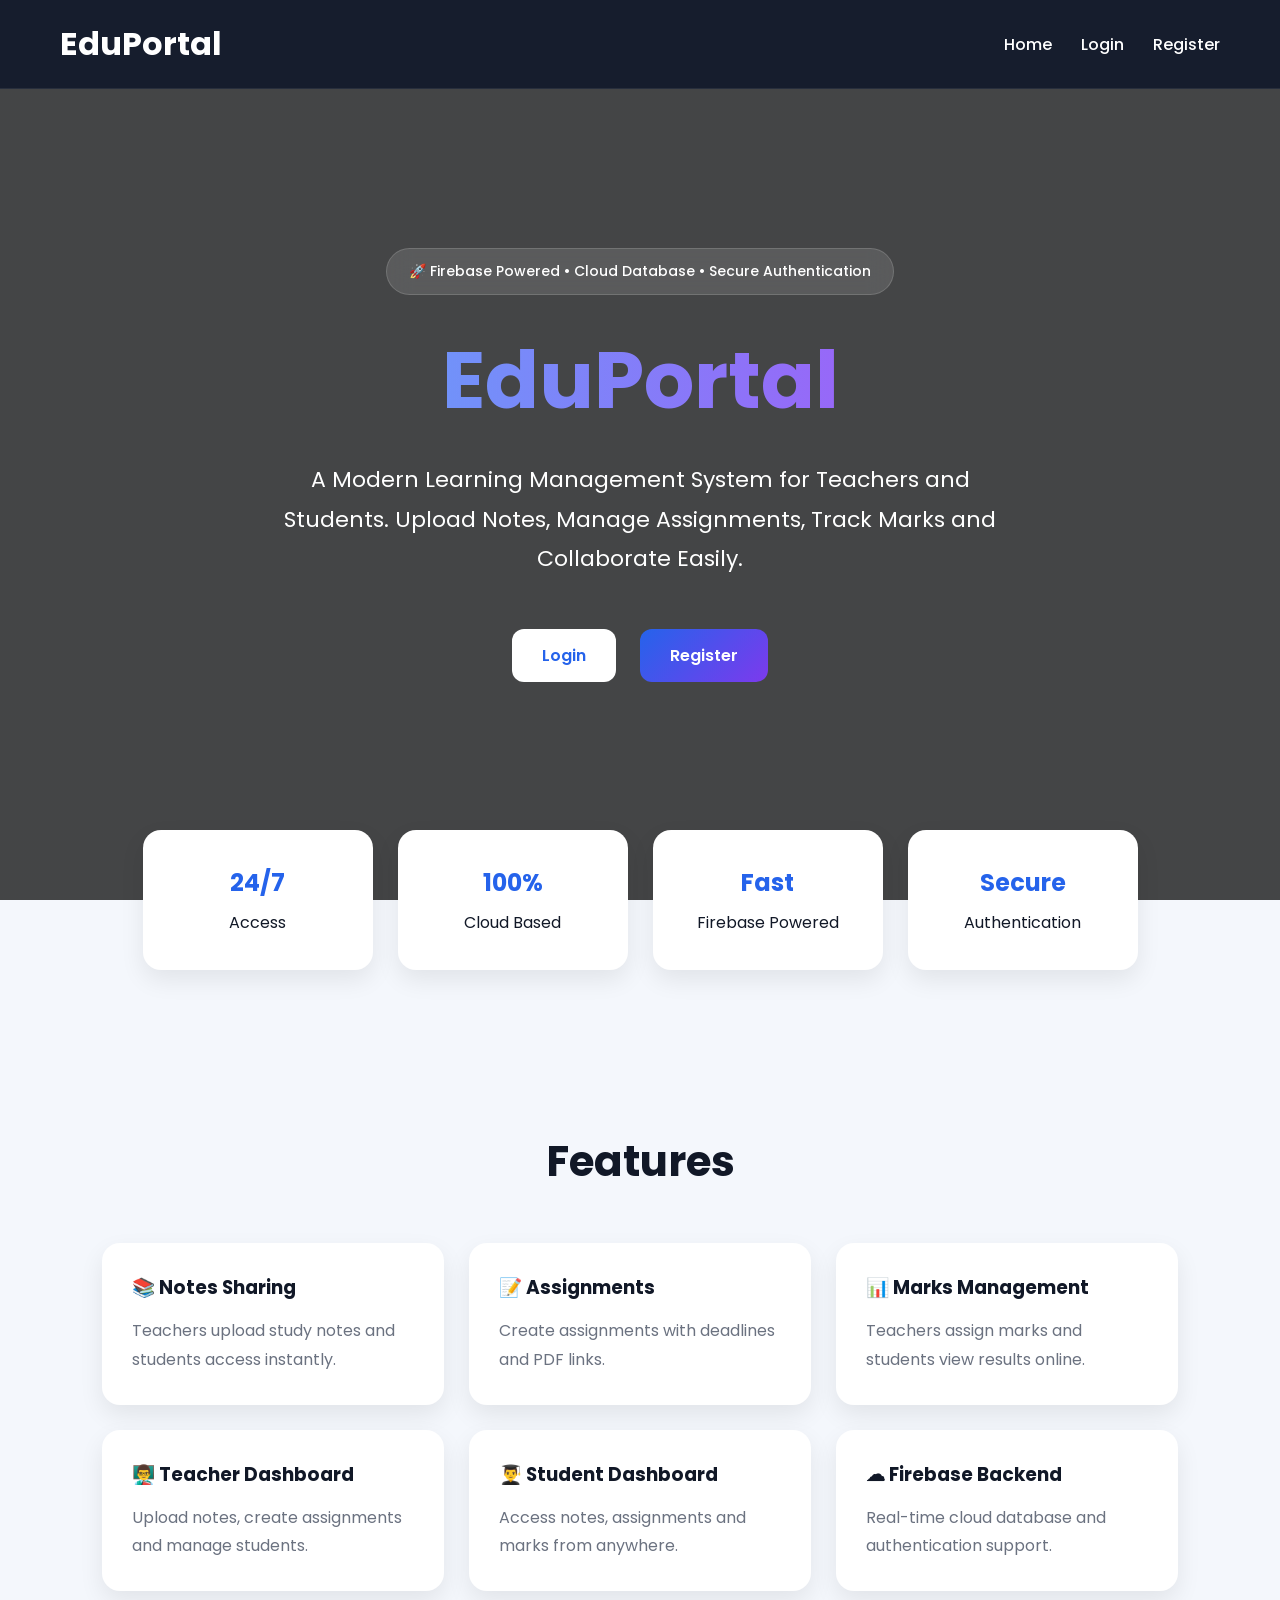
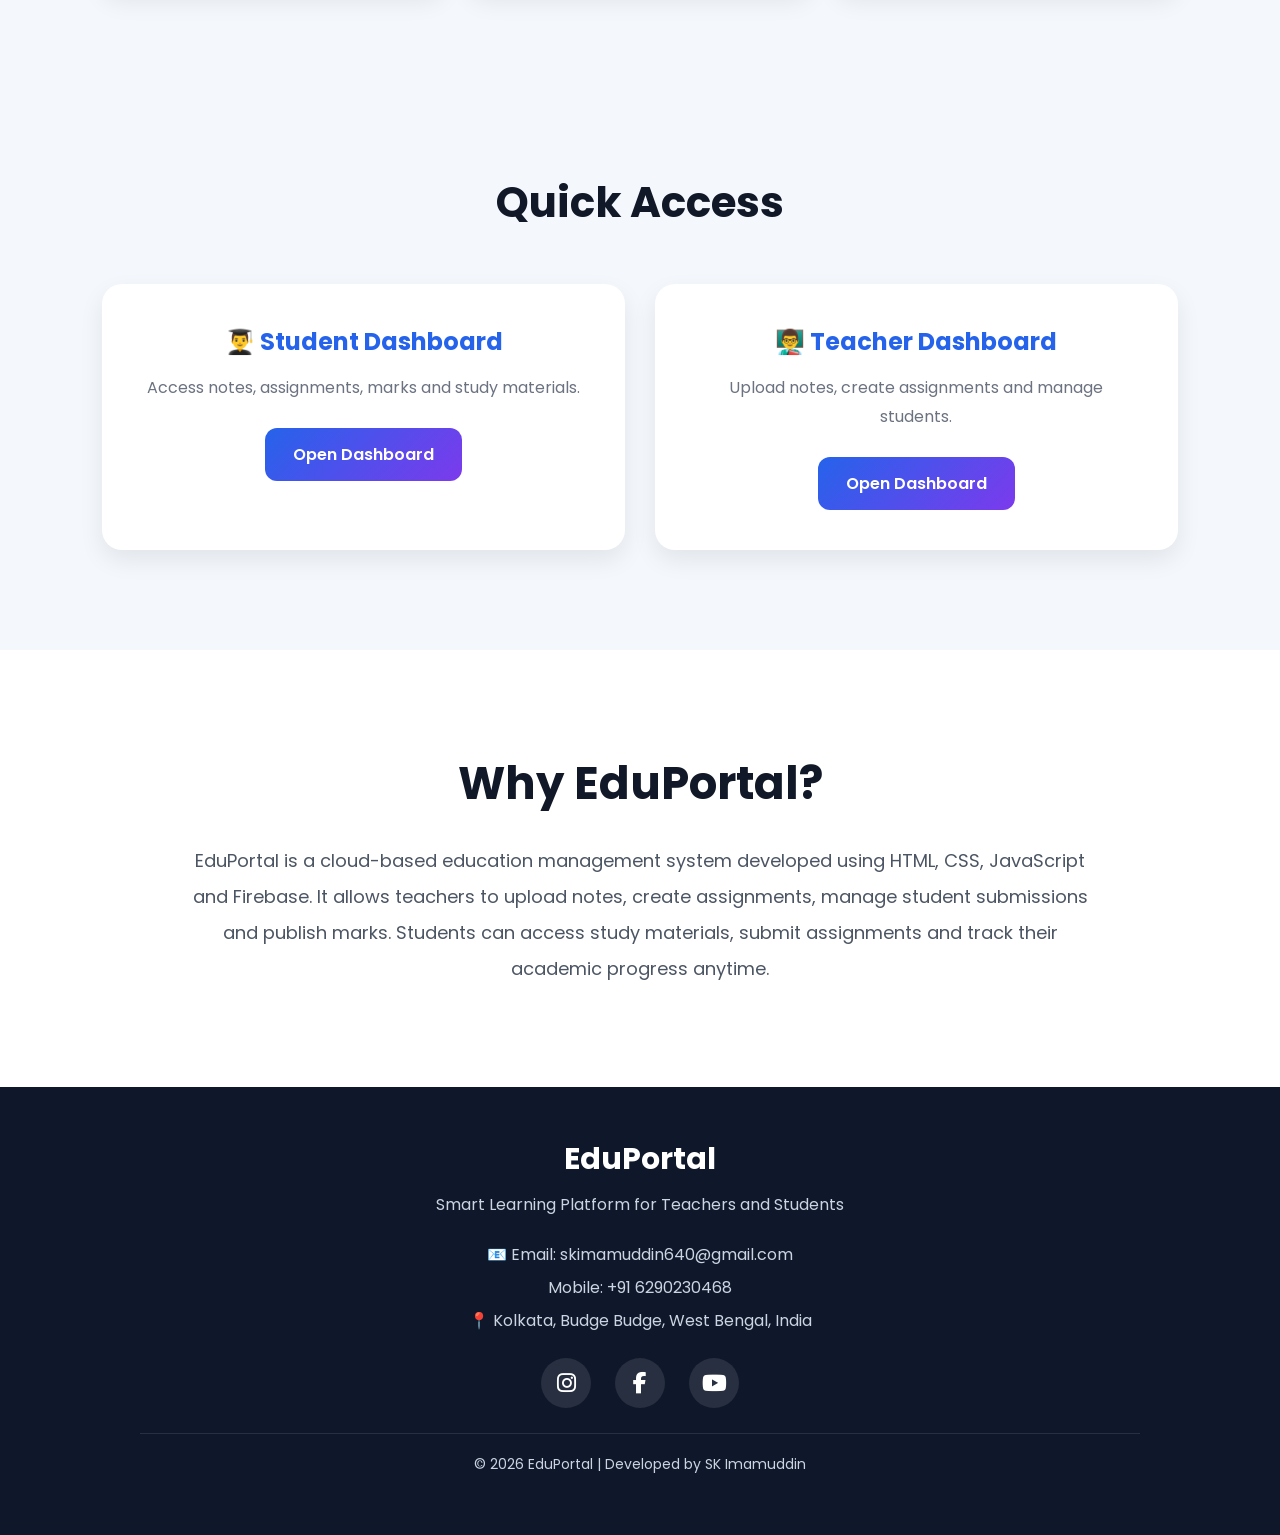
<file: index.html>
<!DOCTYPE html>
<html lang="en">

<head>

<meta charset="UTF-8">
<meta name="viewport" content="width=device-width, initial-scale=1.0">

<title>EduPortal</title>

<link rel="stylesheet" href="css/style.css">

<link rel="stylesheet"
href="https://cdnjs.cloudflare.com/ajax/libs/font-awesome/6.5.1/css/all.min.css">

<link rel="preconnect" href="https://fonts.googleapis.com">

<link rel="preconnect" href="https://fonts.gstatic.com" crossorigin>

<link href="https://fonts.googleapis.com/css2?family=Poppins:wght@300;400;500;600;700&display=swap" rel="stylesheet">

</head>

<body>

<!-- Navbar -->

<nav>

    <div class="logo">
        EduPortal
    </div>

    <div class="nav-links">

        <a href="index.html">Home</a>

        <a href="login.html">Login</a>

        <a href="register.html">Register</a>

    </div>

</nav>

<!-- Hero -->

<section class="hero">

    <div class="hero-content">

        <div class="hero-badge">
            🚀 Firebase Powered • Cloud Database • Secure Authentication
        </div>

        <h1>
            EduPortal
        </h1>

        <p>

            A Modern Learning Management System
            for Teachers and Students.

            Upload Notes, Manage Assignments,
            Track Marks and Collaborate Easily.

        </p>

        <div class="hero-buttons">

            <a href="login.html" class="btn">
                Login
            </a>

            <a href="register.html" class="btn btn2">
                Register
            </a>

        </div>

    </div>

</section>

<!-- Stats -->

<section class="stats">

    <div class="stat-box">

        <h2>24/7</h2>

        <p>Access</p>

    </div>

    <div class="stat-box">

        <h2>100%</h2>

        <p>Cloud Based</p>

    </div>

    <div class="stat-box">

        <h2>Fast</h2>

        <p>Firebase Powered</p>

    </div>

    <div class="stat-box">

        <h2>Secure</h2>

        <p>Authentication</p>

    </div>

</section>

<!-- Features -->

<section class="features">

    <h2 class="section-title">

        Features

    </h2>

    <div class="cards">

        <div class="card">

            <h3>📚 Notes Sharing</h3>

            <p>
                Teachers upload study notes and
                students access instantly.
            </p>

        </div>

        <div class="card">

            <h3>📝 Assignments</h3>

            <p>
                Create assignments with deadlines
                and PDF links.
            </p>

        </div>

        <div class="card">

            <h3>📊 Marks Management</h3>

            <p>
                Teachers assign marks and
                students view results online.
            </p>

        </div>

        <div class="card">

            <h3>👨‍🏫 Teacher Dashboard</h3>

            <p>
                Upload notes, create assignments
                and manage students.
            </p>

        </div>

        <div class="card">

            <h3>👨‍🎓 Student Dashboard</h3>

            <p>
                Access notes, assignments
                and marks from anywhere.
            </p>

        </div>

        <div class="card">

            <h3>☁ Firebase Backend</h3>

            <p>
                Real-time cloud database
                and authentication support.
            </p>

        </div>

    </div>

</section>

<!-- Quick Access -->

<section class="quick-access">

    <h2 class="section-title">

        Quick Access

    </h2>

    <div class="quick-grid">

        <div class="quick-card">

            <h3>
                👨‍🎓 Student Dashboard
            </h3>

            <p>

                Access notes, assignments,
                marks and study materials.

            </p>

            <a href="login.html" class="quick-btn">

                Open Dashboard

            </a>

        </div>

        <div class="quick-card">

            <h3>
                👨‍🏫 Teacher Dashboard
            </h3>

            <p>

                Upload notes, create assignments
                and manage students.

            </p>

            <a href="login.html" class="quick-btn">

                Open Dashboard

            </a>

        </div>

    </div>

</section>

<!-- About -->

<section class="about">

    <h2>

        Why EduPortal?

    </h2>

    <p>

        EduPortal is a cloud-based education
        management system developed using
        HTML, CSS, JavaScript and Firebase.

        It allows teachers to upload notes,
        create assignments, manage student
        submissions and publish marks.

        Students can access study materials,
        submit assignments and track their
        academic progress anytime.

    </p>

</section>

<!-- Footer -->

<footer>

    <div class="footer-content">

        <h3>
            EduPortal
        </h3>

        <p>

            Smart Learning Platform
            for Teachers and Students

        </p>

        <div class="contact-info">

            <p>
                📧 Email:
                skimamuddin640@gmail.com
            </p>
            
            <p>
                Mobile: +91 6290230468
            </p>

            <p>
                📍 Kolkata, Budge Budge, West Bengal, India
            </p>

        </div>

        <div class="social-links">

            <a href="https://www.instagram.com/imam_the_legend_02?igsh=MTN5MnBkejRqbnMwZw==" target="_blank">

                <i class="fab fa-instagram"></i>

            </a>

            <a href="https://www.facebook.com/share/189TS6huUc/" target="_blank">

                <i class="fab fa-facebook-f"></i>

            </a>

            <a href="https://youtube.com/@smarttechsupport-01?si=Vb35T48YbA7Hc7nZ" target="_blank">

                <i class="fab fa-youtube"></i>

            </a>

        </div>

        <p class="copyright">

            © 2026 EduPortal |
            Developed by SK Imamuddin

        </p>

    </div>

</footer>

</body>
</html>
</file>
<file: css/style.css>
*{
    margin:0;
    padding:0;
    box-sizing:border-box;
    font-family:'Poppins',sans-serif;
}

html{
    scroll-behavior:smooth;
}

body{
    background:#f4f7fc;
    color:#111827;
    overflow-x:hidden;
}

/* NAVBAR */

nav{
    position:fixed;
    top:0;
    width:100%;
    z-index:1000;

    background:rgba(15,23,42,.85);
    backdrop-filter:blur(15px);

    display:flex;
    justify-content:space-between;
    align-items:center;

    padding:20px 60px;

    border-bottom:
    1px solid rgba(255,255,255,.08);
}

.logo{
    font-size:32px;
    font-weight:700;
    color:white;
}

.nav-links a{
    color:white;
    text-decoration:none;
    margin-left:25px;
    font-weight:500;
    transition:.3s;
}

.nav-links a:hover{
    color:#60a5fa;
}

/* HERO */

/* HERO */

.hero{
    min-height:100vh;

    display:flex;
    justify-content:center;
    align-items:center;
    text-align:center;

    background:
    linear-gradient(
    rgba(0,0,0,.72),
    rgba(0,0,0,.72)
    ),
    url("https://images.unsplash.com/photo-1555066931-4365d14bab8c?auto=format&fit=crop&w=1920&q=80");

    background-size:cover;
    background-position:center;
    background-repeat:no-repeat;

    color:white;

    padding:120px 20px 80px;
}

.hero-content{
    max-width:900px;
}

.hero-badge{
    display:inline-block;

    padding:12px 22px;

    margin-bottom:25px;

    border-radius:50px;

    background:
    rgba(255,255,255,.12);

    backdrop-filter:blur(12px);

    border:
    1px solid rgba(255,255,255,.15);

    color:#fff;

    font-size:14px;

    font-weight:500;
}

.hero-content h1{
    font-size:80px;
    font-weight:700;
    margin-bottom:20px;

    background:
    linear-gradient(
    90deg,
    #60a5fa,
    #a855f7
    );

    -webkit-background-clip:text;
    -webkit-text-fill-color:transparent;
}

.hero-content p{
    font-size:22px;
    line-height:1.8;
    max-width:750px;
    margin:auto;
}

.hero-buttons{
    margin-top:40px;
}

.btn{
    display:inline-block;
    padding:14px 30px;
    border-radius:12px;
    text-decoration:none;
    font-weight:600;
    margin:10px;
    transition:.3s;

    background:white;
    color:#2563eb;
}

.btn2{
    background:linear-gradient(
    135deg,
    #2563eb,
    #7c3aed
    );
    color:white;
}

.btn:hover{
    transform:translateY(-4px);
    box-shadow:0 10px 20px rgba(0,0,0,.25);
}

/* STATS */

.stats{
    display:flex;
    justify-content:center;
    flex-wrap:wrap;
    gap:25px;

    margin-top:-70px;

    padding:0 20px 80px;
}

.stat-box{
    background:white;

    width:230px;

    text-align:center;

    padding:35px;

    border-radius:18px;

    box-shadow:
    0 10px 25px rgba(0,0,0,.08);

    transition:.3s;
}

.stat-box:hover{
    transform:translateY(-8px);
}

.stat-box h2{
    color:#2563eb;
    margin-bottom:10px;
}

/* FEATURES */

.features{
    padding:80px 8%;
}

.section-title{
    text-align:center;
    margin-bottom:50px;
    font-size:42px;
    font-weight:700;
}

.cards{
    display:grid;
    grid-template-columns:
    repeat(auto-fit,minmax(280px,1fr));

    gap:25px;
}

.card{
    background:white;

    padding:30px;

    border-radius:18px;

    box-shadow:
    0 10px 25px rgba(0,0,0,.08);

    transition:.3s;
}

.card:hover{
    transform:translateY(-10px);
}

.card h3{
    margin-bottom:15px;
    color:#111827;
}

.card p{
    color:#6b7280;
    line-height:1.8;
}

/* QUICK ACCESS */

/* QUICK ACCESS */

.quick-access{
    padding:100px 8%;
    text-align:center;
}

.quick-grid{
    display:grid;

    grid-template-columns:
    repeat(auto-fit,minmax(350px,1fr));

    gap:30px;

    margin-top:50px;
}

.quick-card{

    background:white;

    padding:40px;

    border-radius:20px;

    box-shadow:
    0 10px 25px rgba(0,0,0,.08);

    transition:.3s;
}

.quick-card:hover{

    transform:
    translateY(-10px);

    box-shadow:
    0 15px 35px rgba(0,0,0,.12);
}

.quick-card h3{

    color:#2563eb;

    margin-bottom:15px;

    font-size:24px;
}

.quick-card p{

    color:#6b7280;

    line-height:1.8;

    margin-bottom:25px;
}

.quick-btn{

    display:inline-block;

    background:
    linear-gradient(
    135deg,
    #2563eb,
    #7c3aed
    );

    color:white;

    text-decoration:none;

    padding:14px 28px;

    border-radius:12px;

    font-weight:600;

    transition:.3s;
}

.quick-btn:hover{

    transform:
    translateY(-4px);
}

/* ABOUT */

.about{
    padding:100px 10%;
    text-align:center;
    background:white;
}

.about h2{
    margin-bottom:25px;
    font-size:45px;
}

.about p{
    max-width:900px;
    margin:auto;
    line-height:2;
    color:#4b5563;
    font-size:18px;
}

/* FOOTER */

footer{

    background:#0f172a;

    color:white;

    padding:50px 20px;

    text-align:center;
}

.footer-content{

    max-width:1000px;

    margin:auto;
}

.footer-content h3{

    font-size:30px;

    margin-bottom:10px;
}

.footer-content p{

    color:#cbd5e1;

    margin:10px 0;
}

.contact-info{

    margin:25px 0;
}

.contact-info p{

    margin:8px 0;
}

.social-links{

    margin:25px 0;
}

.social-links a{

    display:inline-flex;

    justify-content:center;

    align-items:center;

    width:50px;

    height:50px;

    margin:0 10px;

    border-radius:50%;

    background:
    rgba(255,255,255,.1);

    color:white;

    font-size:22px;

    text-decoration:none;

    transition:.3s;
}

.social-links a:hover{

    transform:translateY(-5px);

    background:
    linear-gradient(
    135deg,
    #2563eb,
    #7c3aed
    );
}

.copyright{

    margin-top:25px;

    padding-top:20px;

    border-top:
    1px solid rgba(255,255,255,.1);

    font-size:14px;
}

/* SIDEBAR BUTTONS */

.sidebar button{
    width:100%;
    padding:12px;
    border:none;
    border-radius:8px;
    background:#ef4444;
    color:white;
    cursor:pointer;
    margin-top:10px;
}

.sidebar button:hover{
    background:#dc2626;
}

/* MOBILE */

@media(max-width:768px){

    nav{
        padding:15px 20px;
    }

    .logo{
        font-size:24px;
    }

    .hero-content h1{
        font-size:42px;
    }

    .hero-content p{
        font-size:18px;
    }

    .stats{
        flex-direction:column;
        align-items:center;
        margin-top:0;
        padding-top:50px;
    }

    .section-title{
        font-size:30px;
    }

    .about h2{
        font-size:32px;
    }
}

/* =========================
   RESPONSIVE DESIGN
========================= */

@media (max-width:768px){

    nav{
        flex-direction:column;
        gap:15px;
        padding:15px 20px;
    }

    .nav-links{
        display:flex;
        flex-wrap:wrap;
        justify-content:center;
        gap:15px;
    }

    .nav-links a{
        margin-left:0;
    }

    .logo{
        font-size:24px;
    }

    .hero{
        min-height:auto;
        padding:160px 20px 100px;
    }

    .hero-content h1{
        font-size:48px;
        line-height:1.1;
    }

    .hero-content p{
        font-size:16px;
        line-height:1.7;
    }

    .hero-badge{
        font-size:12px;
        padding:10px 16px;
    }

    .hero-buttons{
        display:flex;
        flex-direction:column;
        align-items:center;
        gap:15px;
    }

    .btn{
        width:220px;
        text-align:center;
    }

    .stats{
        flex-direction:column;
        align-items:center;
        margin-top:0;
        padding-top:50px;
    }

    .stat-box{
        width:100%;
        max-width:320px;
    }

    .section-title{
        font-size:30px;
    }

    .cards{
        grid-template-columns:1fr;
    }

    .quick-grid{
        grid-template-columns:1fr;
    }

    .quick-card{
        padding:30px 20px;
    }

    .about{
        padding:70px 25px;
    }

    .about h2{
        font-size:32px;
    }

    .about p{
        font-size:16px;
        line-height:1.8;
    }

    .contact-info p{
        font-size:14px;
    }

    .social-links a{
        width:45px;
        height:45px;
        font-size:20px;
        margin:5px;
    }

    footer{
        padding:40px 20px;
    }

}
</file>
